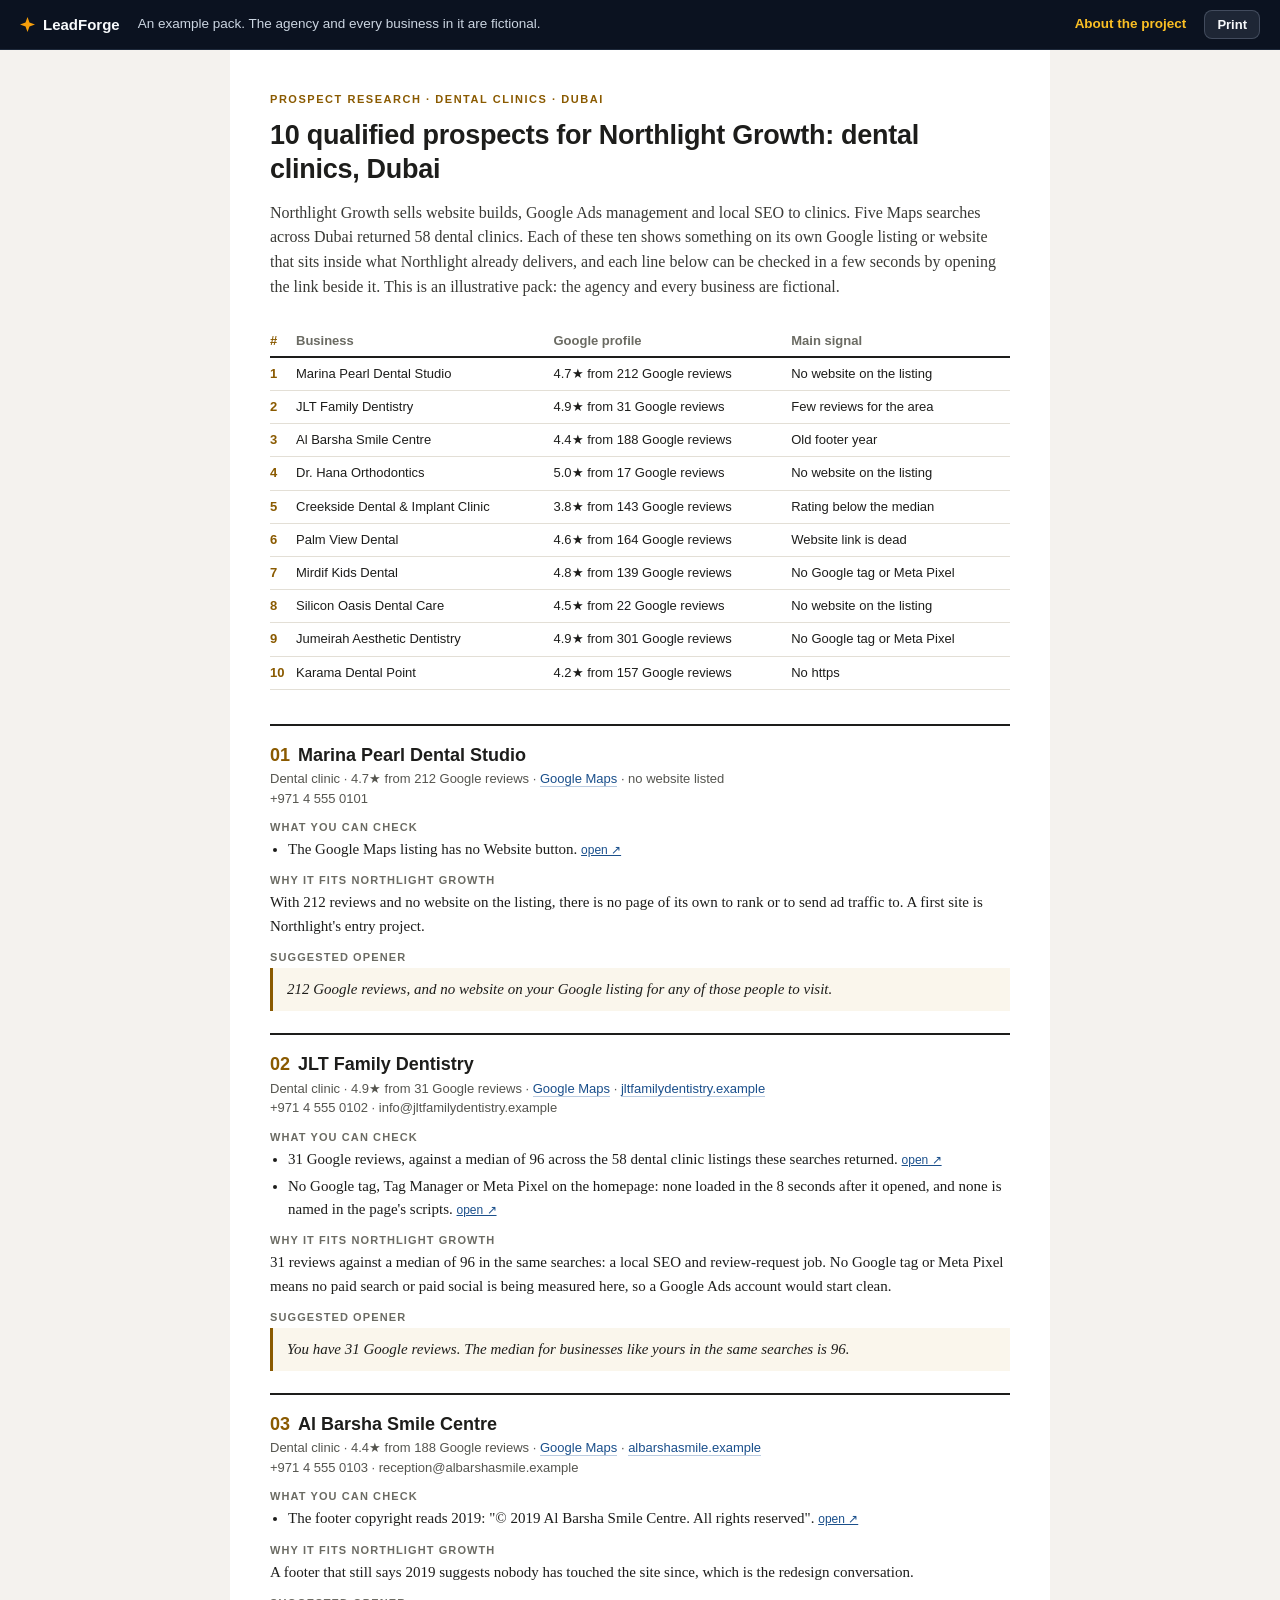
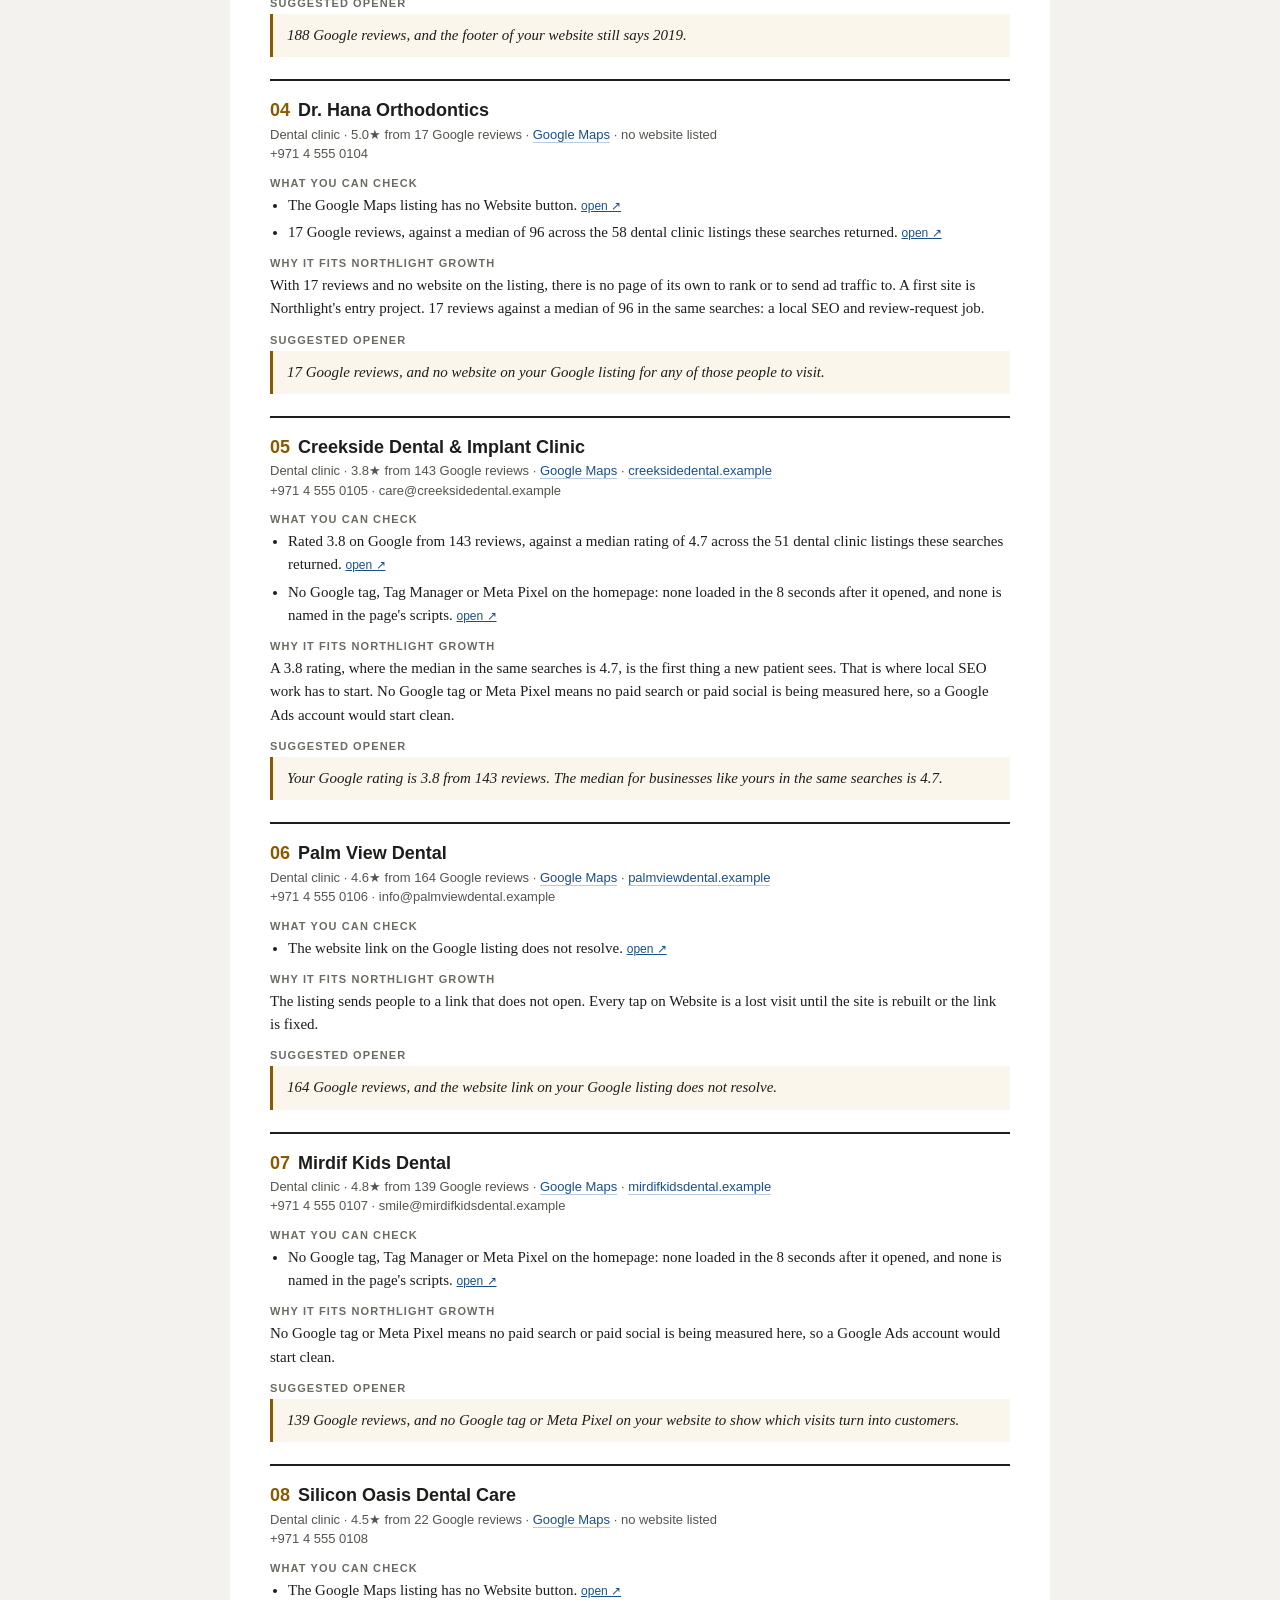
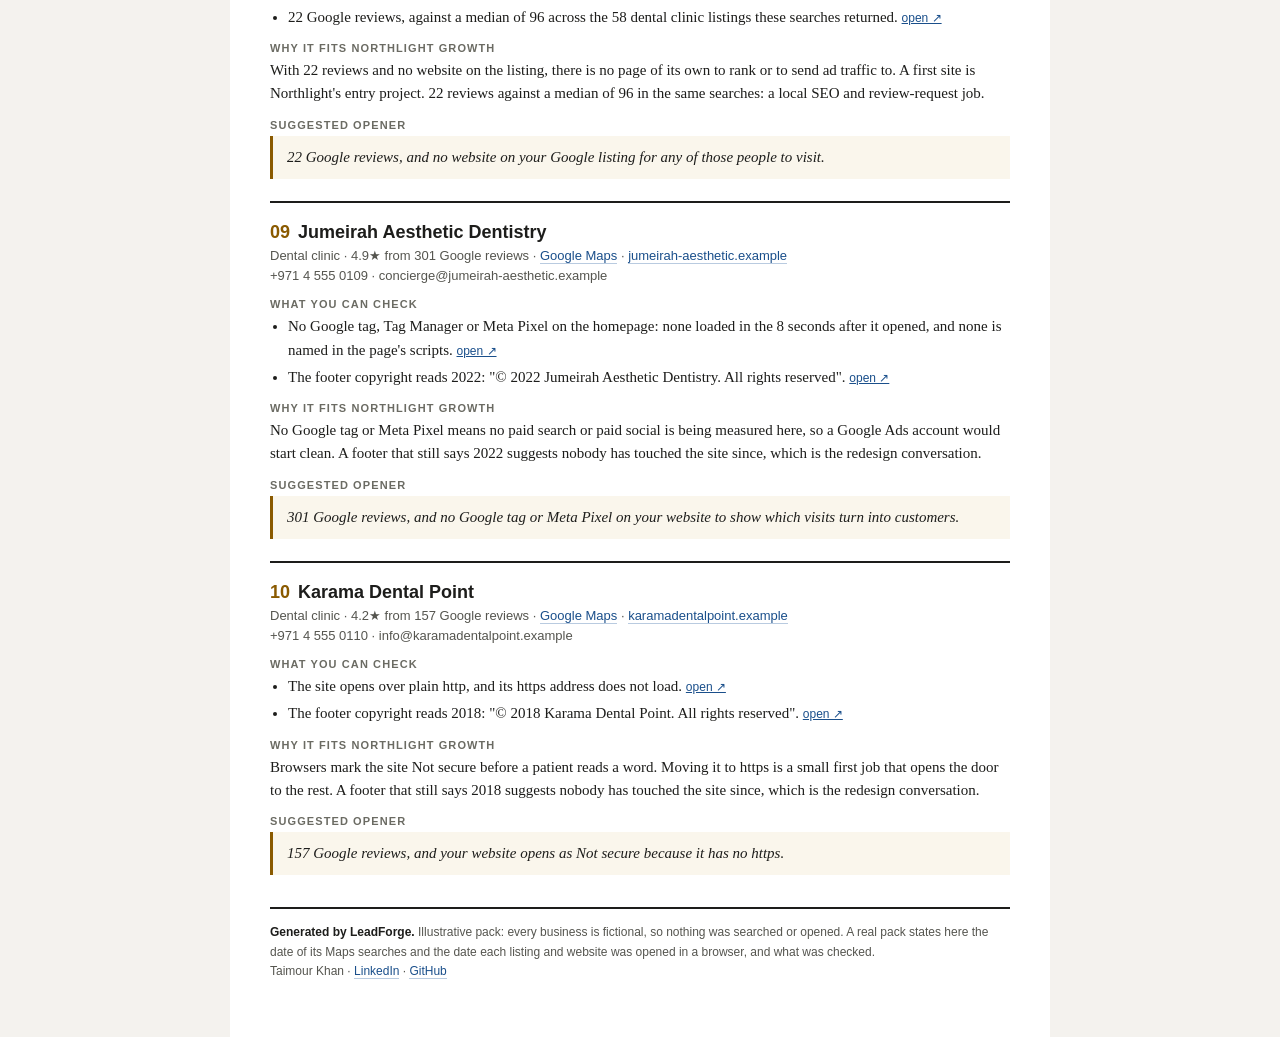
<file: pack.html>
<!doctype html><html lang=en><head><meta charset=utf-8><meta name=viewport content='width=device-width,initial-scale=1'><title>10 qualified prospects for Northlight Growth: dental clinics, Dubai</title><link rel="icon" href="favicon.svg" type="image/svg+xml"><meta name="description" content="An example LeadForge pack: ten fictional dental clinics in Dubai, each with what can be checked and the link to check it."><style>
*{box-sizing:border-box}
body{margin:0;background:#f4f2ee;color:#1d1d1b;font:15px/1.55 Georgia,'Times New Roman',serif}
.page{max-width:820px;margin:0 auto;padding:44px 40px 56px;background:#fff}
h1{font:700 27px/1.25 'Segoe UI',Helvetica,Arial,sans-serif;margin:0 0 6px;letter-spacing:-.01em}
.kicker{font:600 11px/1 'Segoe UI',Helvetica,Arial,sans-serif;letter-spacing:.14em;text-transform:uppercase;color:#8a5a00;margin-bottom:14px}
.lede{font-size:16px;color:#3a3a36;margin:14px 0 26px}
table{width:100%;border-collapse:collapse;font:13px/1.4 'Segoe UI',Helvetica,Arial,sans-serif;margin-bottom:34px}
th{text-align:left;font-weight:600;color:#6b6b63;border-bottom:2px solid #1d1d1b;padding:6px 8px 6px 0}
td{border-bottom:1px solid #e3dfd6;padding:7px 8px 7px 0;vertical-align:top}
td.n,th.n{width:26px;color:#8a5a00;font-weight:700}
td.r{white-space:nowrap}
.card{border-top:2px solid #1d1d1b;padding:18px 0 22px;break-inside:avoid;page-break-inside:avoid}
.card h2{font:700 18px/1.3 'Segoe UI',Helvetica,Arial,sans-serif;margin:0 0 2px}
.card h2 span{color:#8a5a00;margin-right:8px}
.meta{font:13px/1.5 'Segoe UI',Helvetica,Arial,sans-serif;color:#55554f;margin-bottom:12px}
.meta a{color:#1a4f8b;text-decoration:none;border-bottom:1px solid #b9cbe0}
.label{font:600 11px/1 'Segoe UI',Helvetica,Arial,sans-serif;letter-spacing:.1em;text-transform:uppercase;color:#6b6b63;margin:14px 0 5px}
ul{margin:0;padding-left:18px}
li{margin-bottom:4px}
li a{font:12px 'Segoe UI',Helvetica,Arial,sans-serif;color:#1a4f8b;white-space:nowrap}
p{margin:0}
.opener{background:#faf6ec;border-left:3px solid #8a5a00;padding:10px 14px;font-style:italic}
footer{border-top:2px solid #1d1d1b;margin-top:10px;padding-top:14px;font:12px/1.6 'Segoe UI',Helvetica,Arial,sans-serif;color:#55554f}
footer strong{color:#1d1d1b}
footer a{color:#1a4f8b;text-decoration:none;border-bottom:1px solid #b9cbe0}
@media print{body{background:#fff}.page{padding:0;max-width:none}a{color:inherit}}
@media (max-width:600px){.page{padding:26px 18px}td.c{display:none}}
</style></head><body><style>
.lf-bar{position:sticky;top:0;z-index:10;display:flex;align-items:center;gap:8px 18px;flex-wrap:wrap;padding:10px 20px;background:#0b1220;color:#cbd5e1;font:13.5px/1.4 'Segoe UI',Helvetica,Arial,sans-serif;border-bottom:1px solid #1e293b}
.lf-bar a{color:#fbbf24;text-decoration:none;font-weight:600}
.lf-bar a:hover{text-decoration:underline}
.lf-bar .lf-name{display:inline-flex;align-items:center;gap:8px;color:#f8fafc;font-weight:700;font-size:15px}
.lf-bar .lf-name svg{width:15px;height:15px;color:#f59e0b}
.lf-bar .lf-what{flex:1;min-width:220px}
.lf-bar button{font:600 13px 'Segoe UI',Helvetica,Arial,sans-serif;color:#f8fafc;background:rgba(148,163,184,.14);border:1px solid rgba(148,163,184,.3);border-radius:8px;padding:6px 12px;cursor:pointer}
.lf-bar button:hover{background:rgba(148,163,184,.24)}
.lf-toast{position:fixed;left:50%;bottom:24px;transform:translate(-50%,16px);width:max-content;max-width:min(460px,calc(100vw - 32px));padding:12px 16px;border-radius:12px;background:#0b1220;color:#e2e8f0;font:14px/1.5 'Segoe UI',Helvetica,Arial,sans-serif;box-shadow:0 18px 50px rgba(0,0,0,.35);opacity:0;pointer-events:none;transition:opacity .2s,transform .2s;z-index:20}
.lf-toast.on{opacity:1;transform:translate(-50%,0)}
.lf-embedded .lf-bar{display:none}
@media print{.lf-bar,.lf-toast{display:none}}
</style>
<div class="lf-bar">
  <a class="lf-name" href="./"><svg viewBox="0 0 34 34" aria-hidden="true"><path d="M17 0 L21.5 12.5 L34 17 L21.5 21.5 L17 34 L12.5 21.5 L0 17 L12.5 12.5 Z" fill="currentColor"/></svg>LeadForge</a>
  <span class="lf-what">An example pack. The agency and every business in it are fictional.</span>
  <a href="./">About the project</a>
  <button type="button" onclick="window.print()">Print</button>
</div>
<div class="lf-toast" role="status" aria-live="polite"></div>
<script>
(function () {
  var embedded = window.self !== window.top;
  if (embedded) document.documentElement.classList.add('lf-embedded');
  var toast = document.querySelector('.lf-toast'), timer;
  document.addEventListener('click', function (event) {
    var link = event.target.closest && event.target.closest('a[href]');
    if (!link) return;
    var host = '';
    try { host = new URL(link.href).hostname; } catch (error) { return; }
    if (/\.example$/.test(host)) {
      // Reserved .example names resolve nowhere. Say what the link does in a real pack instead.
      event.preventDefault();
      toast.textContent = host.indexOf('maps.') === 0
        ? 'In a real pack this opens the business’s Google Maps listing. This business is invented, so there is nothing to open.'
        : 'In a real pack this opens the business’s own website. This business is invented, so there is nothing to open.';
      toast.classList.add('on');
      clearTimeout(timer);
      timer = setTimeout(function () { toast.classList.remove('on'); }, 4200);
    } else if (embedded && host && host !== location.hostname) {
      link.target = '_blank';
      link.rel = 'noopener';
    }
  });
})();
</script>
<div class=page><div class=kicker>Prospect research · dental clinics · Dubai</div><h1>10 qualified prospects for Northlight Growth: dental clinics, Dubai</h1><p class=lede>Northlight Growth sells website builds, Google Ads management and local SEO to clinics. Five Maps searches across Dubai returned 58 dental clinics. Each of these ten shows something on its own Google listing or website that sits inside what Northlight already delivers, and each line below can be checked in a few seconds by opening the link beside it. This is an illustrative pack: the agency and every business are fictional.</p><table><thead><tr><th class=n>#</th><th>Business</th><th class=c>Google profile</th><th>Main signal</th></tr></thead><tbody><tr><td class=n>1</td><td>Marina Pearl Dental Studio</td><td class='r c'>4.7★ from 212 Google reviews</td><td>No website on the listing</td></tr><tr><td class=n>2</td><td>JLT Family Dentistry</td><td class='r c'>4.9★ from 31 Google reviews</td><td>Few reviews for the area</td></tr><tr><td class=n>3</td><td>Al Barsha Smile Centre</td><td class='r c'>4.4★ from 188 Google reviews</td><td>Old footer year</td></tr><tr><td class=n>4</td><td>Dr. Hana Orthodontics</td><td class='r c'>5.0★ from 17 Google reviews</td><td>No website on the listing</td></tr><tr><td class=n>5</td><td>Creekside Dental &amp; Implant Clinic</td><td class='r c'>3.8★ from 143 Google reviews</td><td>Rating below the median</td></tr><tr><td class=n>6</td><td>Palm View Dental</td><td class='r c'>4.6★ from 164 Google reviews</td><td>Website link is dead</td></tr><tr><td class=n>7</td><td>Mirdif Kids Dental</td><td class='r c'>4.8★ from 139 Google reviews</td><td>No Google tag or Meta Pixel</td></tr><tr><td class=n>8</td><td>Silicon Oasis Dental Care</td><td class='r c'>4.5★ from 22 Google reviews</td><td>No website on the listing</td></tr><tr><td class=n>9</td><td>Jumeirah Aesthetic Dentistry</td><td class='r c'>4.9★ from 301 Google reviews</td><td>No Google tag or Meta Pixel</td></tr><tr><td class=n>10</td><td>Karama Dental Point</td><td class='r c'>4.2★ from 157 Google reviews</td><td>No https</td></tr></tbody></table><section class=card><h2><span>01</span>Marina Pearl Dental Studio</h2><div class=meta>Dental clinic · 4.7★ from 212 Google reviews · <a href='https://maps.example/place/EXAMPLE01'>Google Maps</a> · no website listed<br>+971 4 555 0101</div><div class=label>What you can check</div><ul><li>The Google Maps listing has no Website button. <a href='https://maps.example/place/EXAMPLE01'>open ↗</a></li></ul><div class=label>Why it fits Northlight Growth</div><p>With 212 reviews and no website on the listing, there is no page of its own to rank or to send ad traffic to. A first site is Northlight&#x27;s entry project.</p><div class=label>Suggested opener</div><p class=opener>212 Google reviews, and no website on your Google listing for any of those people to visit.</p></section><section class=card><h2><span>02</span>JLT Family Dentistry</h2><div class=meta>Dental clinic · 4.9★ from 31 Google reviews · <a href='https://maps.example/place/EXAMPLE02'>Google Maps</a> · <a href='https://jltfamilydentistry.example/'>jltfamilydentistry.example</a><br>+971 4 555 0102 · info@jltfamilydentistry.example</div><div class=label>What you can check</div><ul><li>31 Google reviews, against a median of 96 across the 58 dental clinic listings these searches returned. <a href='https://maps.example/place/EXAMPLE02'>open ↗</a></li><li>No Google tag, Tag Manager or Meta Pixel on the homepage: none loaded in the 8 seconds after it opened, and none is named in the page&#x27;s scripts. <a href='https://jltfamilydentistry.example/'>open ↗</a></li></ul><div class=label>Why it fits Northlight Growth</div><p>31 reviews against a median of 96 in the same searches: a local SEO and review-request job. No Google tag or Meta Pixel means no paid search or paid social is being measured here, so a Google Ads account would start clean.</p><div class=label>Suggested opener</div><p class=opener>You have 31 Google reviews. The median for businesses like yours in the same searches is 96.</p></section><section class=card><h2><span>03</span>Al Barsha Smile Centre</h2><div class=meta>Dental clinic · 4.4★ from 188 Google reviews · <a href='https://maps.example/place/EXAMPLE03'>Google Maps</a> · <a href='https://albarshasmile.example/'>albarshasmile.example</a><br>+971 4 555 0103 · reception@albarshasmile.example</div><div class=label>What you can check</div><ul><li>The footer copyright reads 2019: &quot;© 2019 Al Barsha Smile Centre. All rights reserved&quot;. <a href='https://albarshasmile.example/'>open ↗</a></li></ul><div class=label>Why it fits Northlight Growth</div><p>A footer that still says 2019 suggests nobody has touched the site since, which is the redesign conversation.</p><div class=label>Suggested opener</div><p class=opener>188 Google reviews, and the footer of your website still says 2019.</p></section><section class=card><h2><span>04</span>Dr. Hana Orthodontics</h2><div class=meta>Dental clinic · 5.0★ from 17 Google reviews · <a href='https://maps.example/place/EXAMPLE04'>Google Maps</a> · no website listed<br>+971 4 555 0104</div><div class=label>What you can check</div><ul><li>The Google Maps listing has no Website button. <a href='https://maps.example/place/EXAMPLE04'>open ↗</a></li><li>17 Google reviews, against a median of 96 across the 58 dental clinic listings these searches returned. <a href='https://maps.example/place/EXAMPLE04'>open ↗</a></li></ul><div class=label>Why it fits Northlight Growth</div><p>With 17 reviews and no website on the listing, there is no page of its own to rank or to send ad traffic to. A first site is Northlight&#x27;s entry project. 17 reviews against a median of 96 in the same searches: a local SEO and review-request job.</p><div class=label>Suggested opener</div><p class=opener>17 Google reviews, and no website on your Google listing for any of those people to visit.</p></section><section class=card><h2><span>05</span>Creekside Dental &amp; Implant Clinic</h2><div class=meta>Dental clinic · 3.8★ from 143 Google reviews · <a href='https://maps.example/place/EXAMPLE05'>Google Maps</a> · <a href='https://creeksidedental.example/'>creeksidedental.example</a><br>+971 4 555 0105 · care@creeksidedental.example</div><div class=label>What you can check</div><ul><li>Rated 3.8 on Google from 143 reviews, against a median rating of 4.7 across the 51 dental clinic listings these searches returned. <a href='https://maps.example/place/EXAMPLE05'>open ↗</a></li><li>No Google tag, Tag Manager or Meta Pixel on the homepage: none loaded in the 8 seconds after it opened, and none is named in the page&#x27;s scripts. <a href='https://creeksidedental.example/'>open ↗</a></li></ul><div class=label>Why it fits Northlight Growth</div><p>A 3.8 rating, where the median in the same searches is 4.7, is the first thing a new patient sees. That is where local SEO work has to start. No Google tag or Meta Pixel means no paid search or paid social is being measured here, so a Google Ads account would start clean.</p><div class=label>Suggested opener</div><p class=opener>Your Google rating is 3.8 from 143 reviews. The median for businesses like yours in the same searches is 4.7.</p></section><section class=card><h2><span>06</span>Palm View Dental</h2><div class=meta>Dental clinic · 4.6★ from 164 Google reviews · <a href='https://maps.example/place/EXAMPLE06'>Google Maps</a> · <a href='https://palmviewdental.example/'>palmviewdental.example</a><br>+971 4 555 0106 · info@palmviewdental.example</div><div class=label>What you can check</div><ul><li>The website link on the Google listing does not resolve. <a href='https://maps.example/place/EXAMPLE06'>open ↗</a></li></ul><div class=label>Why it fits Northlight Growth</div><p>The listing sends people to a link that does not open. Every tap on Website is a lost visit until the site is rebuilt or the link is fixed.</p><div class=label>Suggested opener</div><p class=opener>164 Google reviews, and the website link on your Google listing does not resolve.</p></section><section class=card><h2><span>07</span>Mirdif Kids Dental</h2><div class=meta>Dental clinic · 4.8★ from 139 Google reviews · <a href='https://maps.example/place/EXAMPLE07'>Google Maps</a> · <a href='https://mirdifkidsdental.example/'>mirdifkidsdental.example</a><br>+971 4 555 0107 · smile@mirdifkidsdental.example</div><div class=label>What you can check</div><ul><li>No Google tag, Tag Manager or Meta Pixel on the homepage: none loaded in the 8 seconds after it opened, and none is named in the page&#x27;s scripts. <a href='https://mirdifkidsdental.example/'>open ↗</a></li></ul><div class=label>Why it fits Northlight Growth</div><p>No Google tag or Meta Pixel means no paid search or paid social is being measured here, so a Google Ads account would start clean.</p><div class=label>Suggested opener</div><p class=opener>139 Google reviews, and no Google tag or Meta Pixel on your website to show which visits turn into customers.</p></section><section class=card><h2><span>08</span>Silicon Oasis Dental Care</h2><div class=meta>Dental clinic · 4.5★ from 22 Google reviews · <a href='https://maps.example/place/EXAMPLE08'>Google Maps</a> · no website listed<br>+971 4 555 0108</div><div class=label>What you can check</div><ul><li>The Google Maps listing has no Website button. <a href='https://maps.example/place/EXAMPLE08'>open ↗</a></li><li>22 Google reviews, against a median of 96 across the 58 dental clinic listings these searches returned. <a href='https://maps.example/place/EXAMPLE08'>open ↗</a></li></ul><div class=label>Why it fits Northlight Growth</div><p>With 22 reviews and no website on the listing, there is no page of its own to rank or to send ad traffic to. A first site is Northlight&#x27;s entry project. 22 reviews against a median of 96 in the same searches: a local SEO and review-request job.</p><div class=label>Suggested opener</div><p class=opener>22 Google reviews, and no website on your Google listing for any of those people to visit.</p></section><section class=card><h2><span>09</span>Jumeirah Aesthetic Dentistry</h2><div class=meta>Dental clinic · 4.9★ from 301 Google reviews · <a href='https://maps.example/place/EXAMPLE09'>Google Maps</a> · <a href='https://jumeirah-aesthetic.example/'>jumeirah-aesthetic.example</a><br>+971 4 555 0109 · concierge@jumeirah-aesthetic.example</div><div class=label>What you can check</div><ul><li>No Google tag, Tag Manager or Meta Pixel on the homepage: none loaded in the 8 seconds after it opened, and none is named in the page&#x27;s scripts. <a href='https://jumeirah-aesthetic.example/'>open ↗</a></li><li>The footer copyright reads 2022: &quot;© 2022 Jumeirah Aesthetic Dentistry. All rights reserved&quot;. <a href='https://jumeirah-aesthetic.example/'>open ↗</a></li></ul><div class=label>Why it fits Northlight Growth</div><p>No Google tag or Meta Pixel means no paid search or paid social is being measured here, so a Google Ads account would start clean. A footer that still says 2022 suggests nobody has touched the site since, which is the redesign conversation.</p><div class=label>Suggested opener</div><p class=opener>301 Google reviews, and no Google tag or Meta Pixel on your website to show which visits turn into customers.</p></section><section class=card><h2><span>10</span>Karama Dental Point</h2><div class=meta>Dental clinic · 4.2★ from 157 Google reviews · <a href='https://maps.example/place/EXAMPLE10'>Google Maps</a> · <a href='http://karamadentalpoint.example/'>karamadentalpoint.example</a><br>+971 4 555 0110 · info@karamadentalpoint.example</div><div class=label>What you can check</div><ul><li>The site opens over plain http, and its https address does not load. <a href='https://karamadentalpoint.example/'>open ↗</a></li><li>The footer copyright reads 2018: &quot;© 2018 Karama Dental Point. All rights reserved&quot;. <a href='http://karamadentalpoint.example/'>open ↗</a></li></ul><div class=label>Why it fits Northlight Growth</div><p>Browsers mark the site Not secure before a patient reads a word. Moving it to https is a small first job that opens the door to the rest. A footer that still says 2018 suggests nobody has touched the site since, which is the redesign conversation.</p><div class=label>Suggested opener</div><p class=opener>157 Google reviews, and your website opens as Not secure because it has no https.</p></section><footer><strong>Generated by LeadForge.</strong> Illustrative pack: every business is fictional, so nothing was searched or opened. A real pack states here the date of its Maps searches and the date each listing and website was opened in a browser, and what was checked.<br>Taimour Khan · <a href="https://www.linkedin.com/in/taimour-khan-869476382">LinkedIn</a> · <a href="https://github.com/TaimourKhan2132">GitHub</a></footer></div></body></html>
</file>
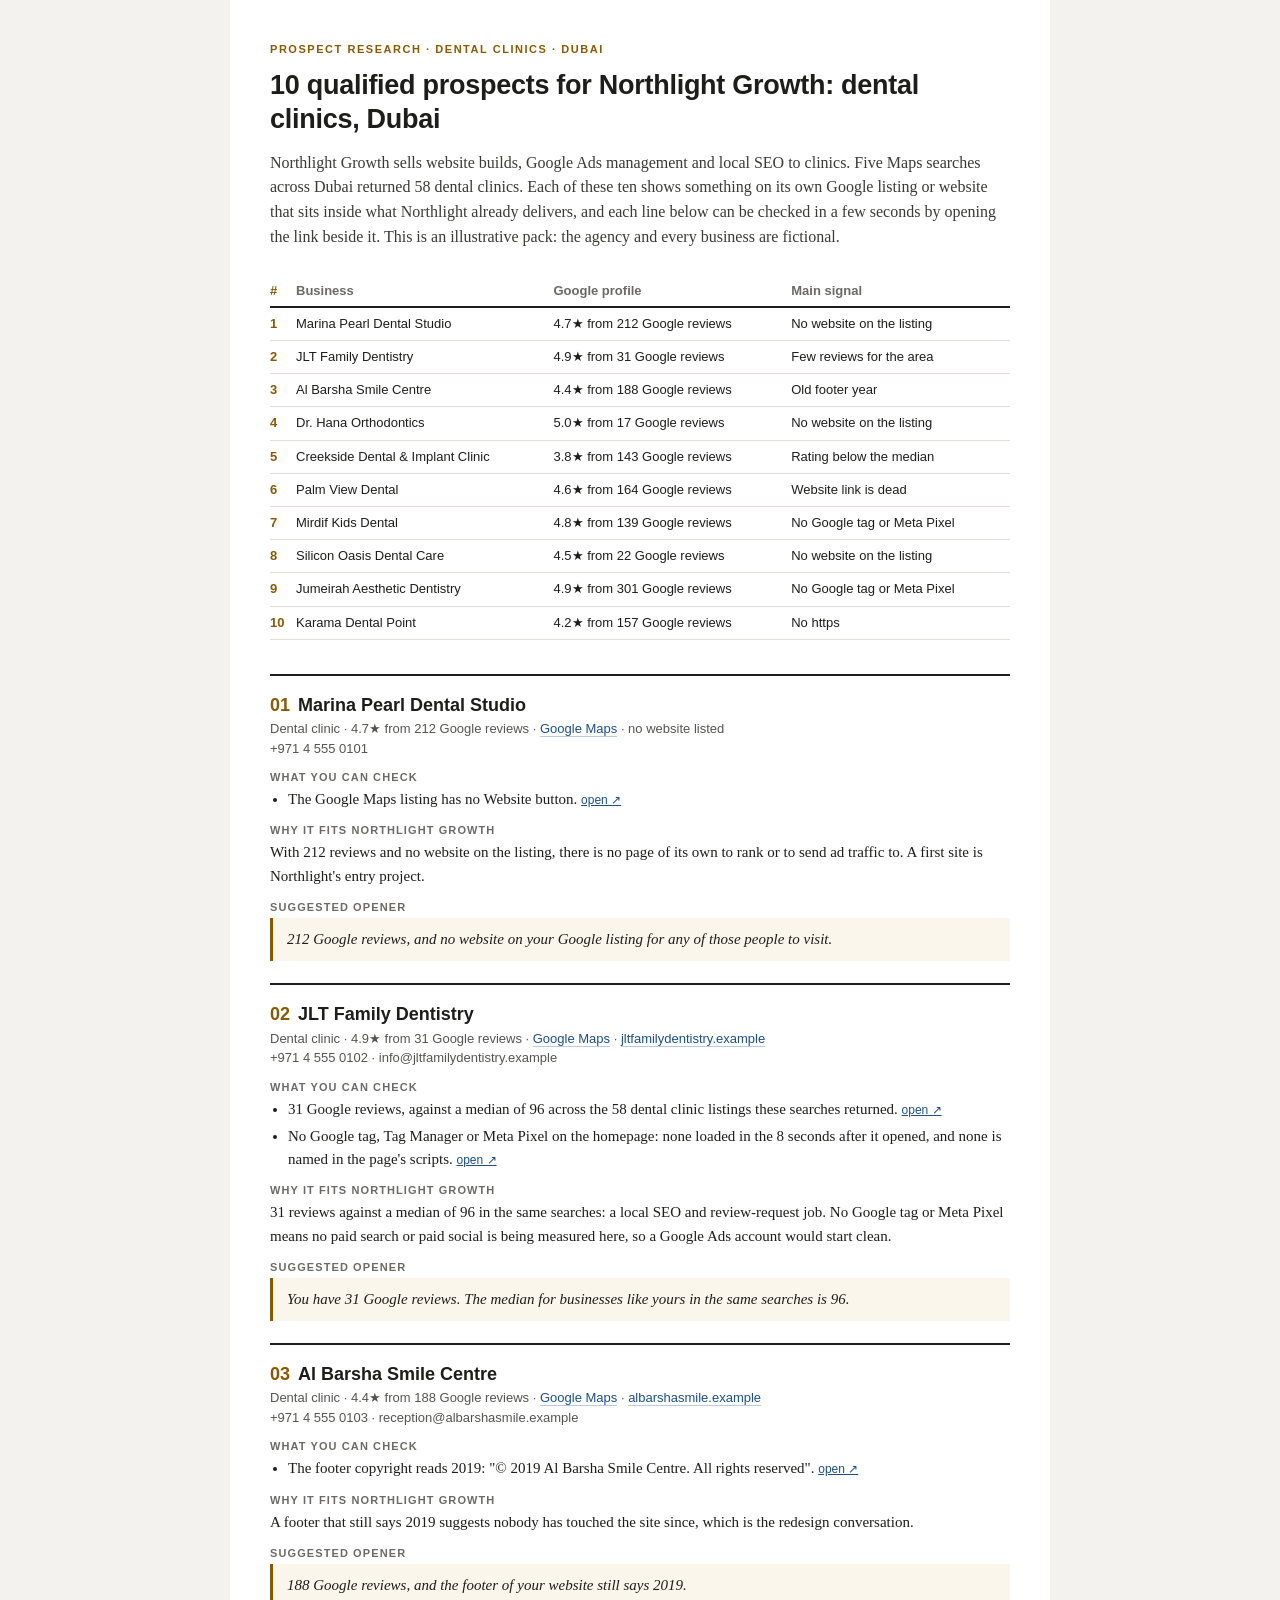
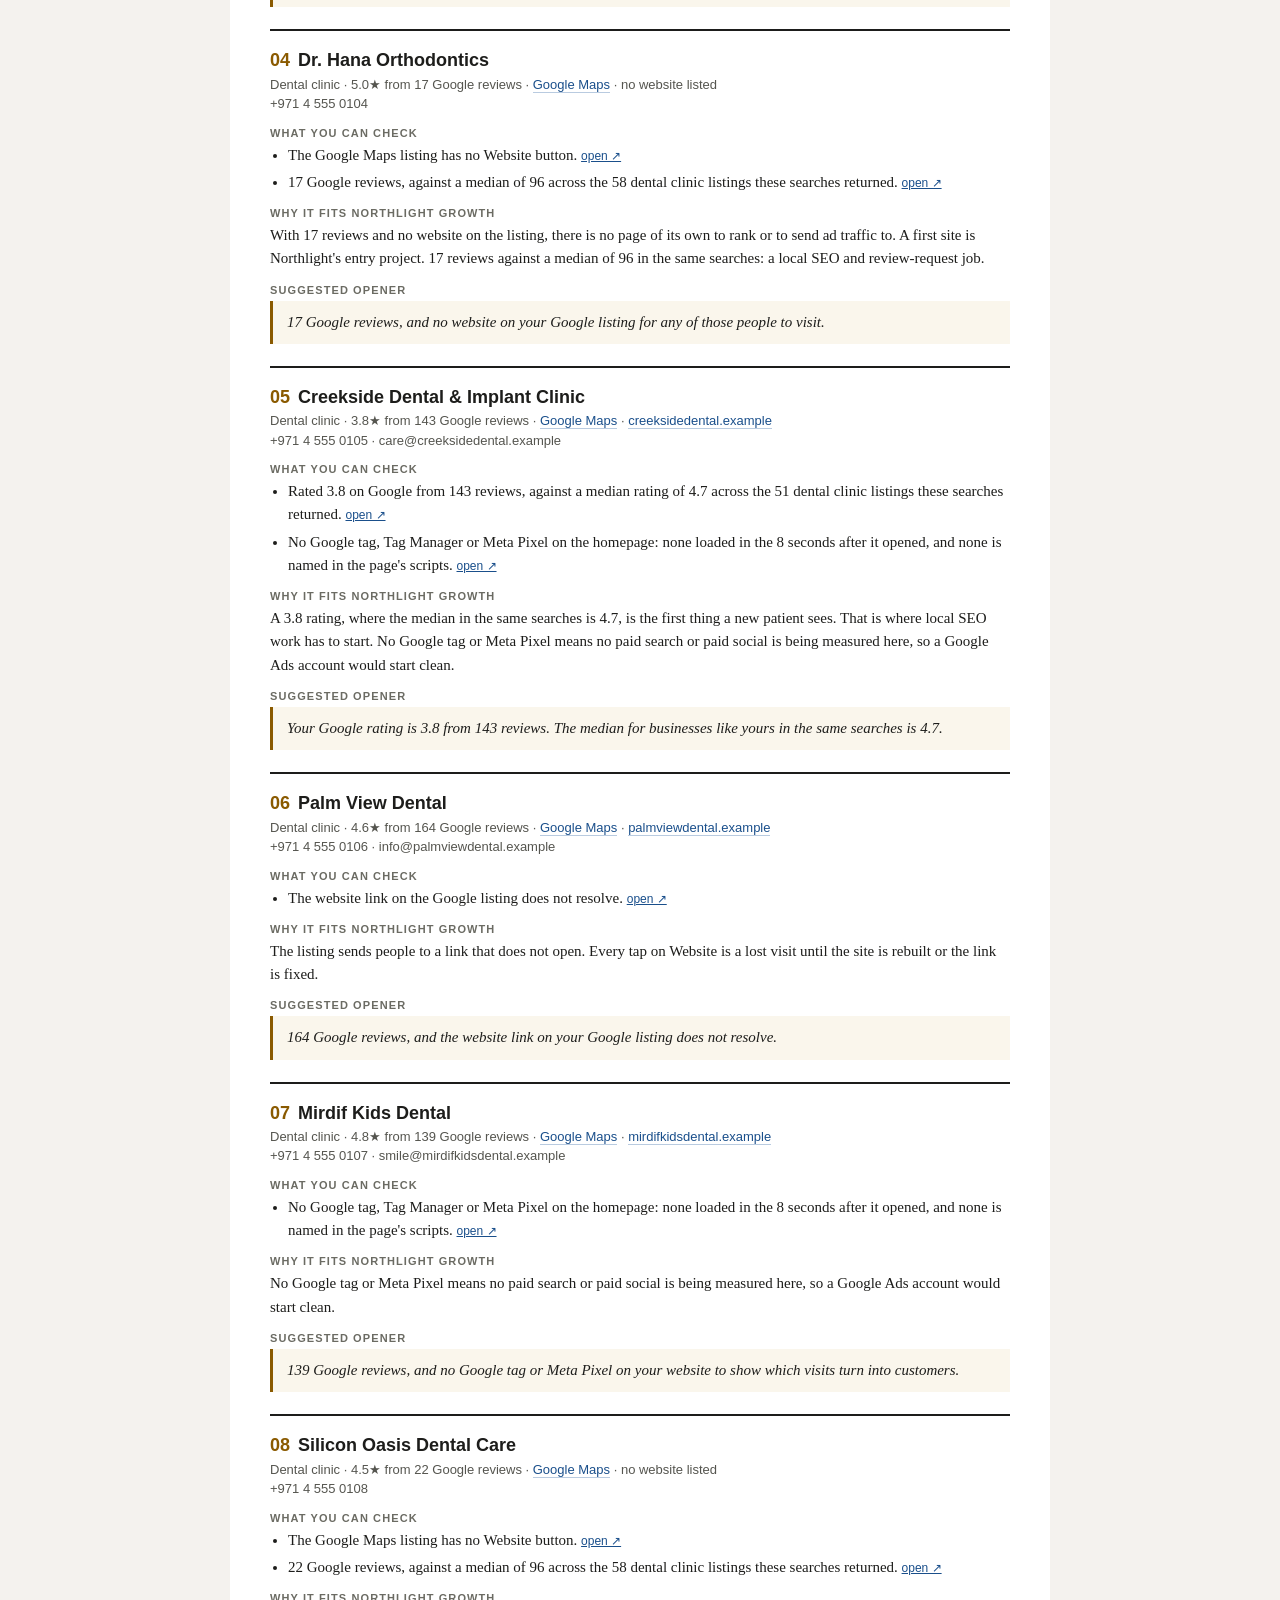
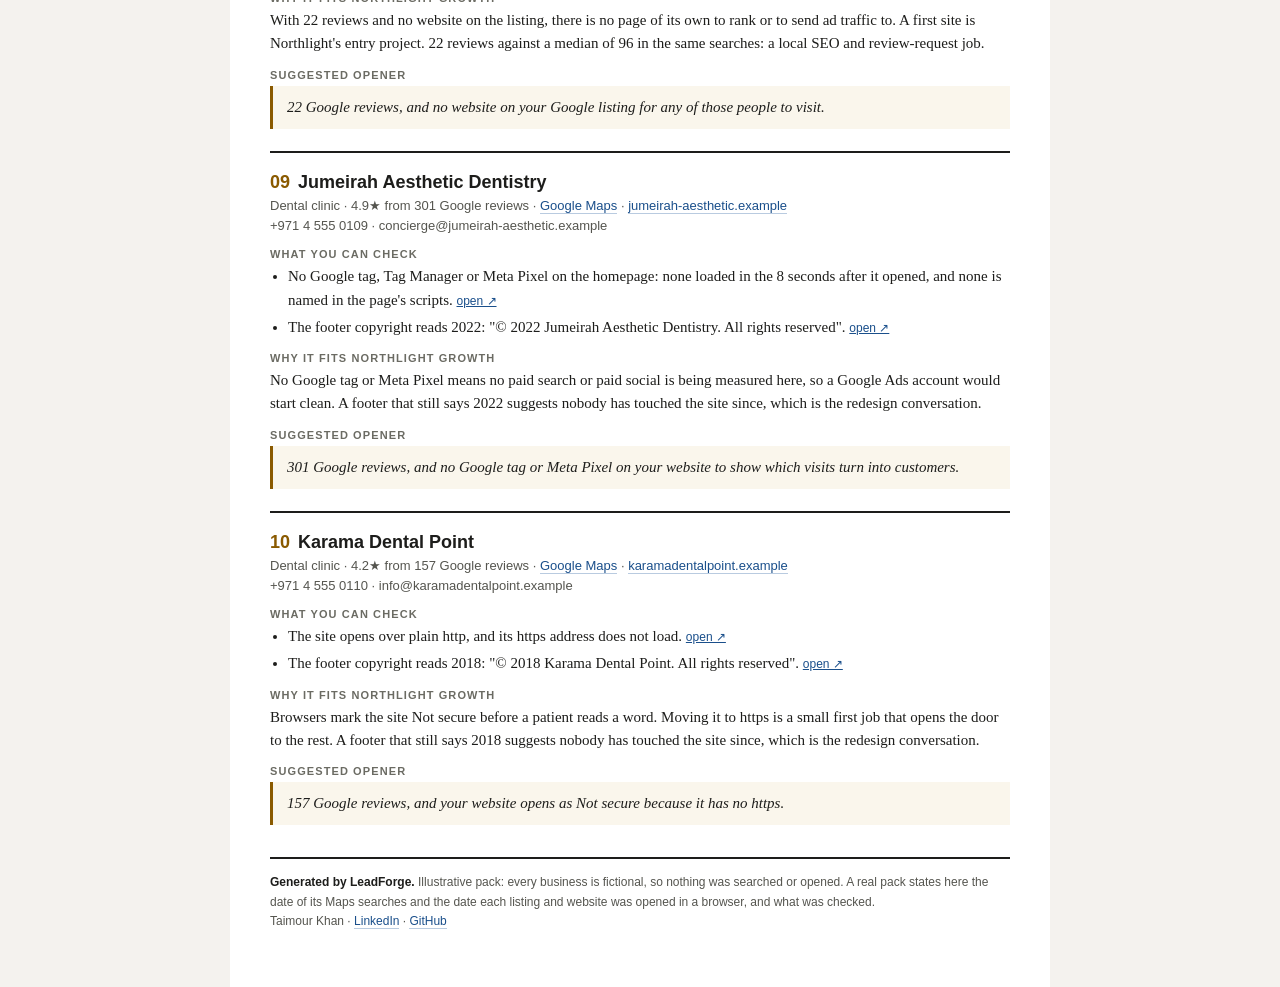
<file: examples/northlight-growth.example.html>
<!doctype html><html lang=en><head><meta charset=utf-8><meta name=viewport content='width=device-width,initial-scale=1'><title>10 qualified prospects for Northlight Growth: dental clinics, Dubai</title><style>
*{box-sizing:border-box}
body{margin:0;background:#f4f2ee;color:#1d1d1b;font:15px/1.55 Georgia,'Times New Roman',serif}
.page{max-width:820px;margin:0 auto;padding:44px 40px 56px;background:#fff}
h1{font:700 27px/1.25 'Segoe UI',Helvetica,Arial,sans-serif;margin:0 0 6px;letter-spacing:-.01em}
.kicker{font:600 11px/1 'Segoe UI',Helvetica,Arial,sans-serif;letter-spacing:.14em;text-transform:uppercase;color:#8a5a00;margin-bottom:14px}
.lede{font-size:16px;color:#3a3a36;margin:14px 0 26px}
table{width:100%;border-collapse:collapse;font:13px/1.4 'Segoe UI',Helvetica,Arial,sans-serif;margin-bottom:34px}
th{text-align:left;font-weight:600;color:#6b6b63;border-bottom:2px solid #1d1d1b;padding:6px 8px 6px 0}
td{border-bottom:1px solid #e3dfd6;padding:7px 8px 7px 0;vertical-align:top}
td.n,th.n{width:26px;color:#8a5a00;font-weight:700}
td.r{white-space:nowrap}
.card{border-top:2px solid #1d1d1b;padding:18px 0 22px;break-inside:avoid;page-break-inside:avoid}
.card h2{font:700 18px/1.3 'Segoe UI',Helvetica,Arial,sans-serif;margin:0 0 2px}
.card h2 span{color:#8a5a00;margin-right:8px}
.meta{font:13px/1.5 'Segoe UI',Helvetica,Arial,sans-serif;color:#55554f;margin-bottom:12px}
.meta a{color:#1a4f8b;text-decoration:none;border-bottom:1px solid #b9cbe0}
.label{font:600 11px/1 'Segoe UI',Helvetica,Arial,sans-serif;letter-spacing:.1em;text-transform:uppercase;color:#6b6b63;margin:14px 0 5px}
ul{margin:0;padding-left:18px}
li{margin-bottom:4px}
li a{font:12px 'Segoe UI',Helvetica,Arial,sans-serif;color:#1a4f8b;white-space:nowrap}
p{margin:0}
.opener{background:#faf6ec;border-left:3px solid #8a5a00;padding:10px 14px;font-style:italic}
footer{border-top:2px solid #1d1d1b;margin-top:10px;padding-top:14px;font:12px/1.6 'Segoe UI',Helvetica,Arial,sans-serif;color:#55554f}
footer strong{color:#1d1d1b}
footer a{color:#1a4f8b;text-decoration:none;border-bottom:1px solid #b9cbe0}
@media print{body{background:#fff}.page{padding:0;max-width:none}a{color:inherit}}
@media (max-width:600px){.page{padding:26px 18px}td.c{display:none}}
</style></head><body><div class=page><div class=kicker>Prospect research · dental clinics · Dubai</div><h1>10 qualified prospects for Northlight Growth: dental clinics, Dubai</h1><p class=lede>Northlight Growth sells website builds, Google Ads management and local SEO to clinics. Five Maps searches across Dubai returned 58 dental clinics. Each of these ten shows something on its own Google listing or website that sits inside what Northlight already delivers, and each line below can be checked in a few seconds by opening the link beside it. This is an illustrative pack: the agency and every business are fictional.</p><table><thead><tr><th class=n>#</th><th>Business</th><th class=c>Google profile</th><th>Main signal</th></tr></thead><tbody><tr><td class=n>1</td><td>Marina Pearl Dental Studio</td><td class='r c'>4.7★ from 212 Google reviews</td><td>No website on the listing</td></tr><tr><td class=n>2</td><td>JLT Family Dentistry</td><td class='r c'>4.9★ from 31 Google reviews</td><td>Few reviews for the area</td></tr><tr><td class=n>3</td><td>Al Barsha Smile Centre</td><td class='r c'>4.4★ from 188 Google reviews</td><td>Old footer year</td></tr><tr><td class=n>4</td><td>Dr. Hana Orthodontics</td><td class='r c'>5.0★ from 17 Google reviews</td><td>No website on the listing</td></tr><tr><td class=n>5</td><td>Creekside Dental &amp; Implant Clinic</td><td class='r c'>3.8★ from 143 Google reviews</td><td>Rating below the median</td></tr><tr><td class=n>6</td><td>Palm View Dental</td><td class='r c'>4.6★ from 164 Google reviews</td><td>Website link is dead</td></tr><tr><td class=n>7</td><td>Mirdif Kids Dental</td><td class='r c'>4.8★ from 139 Google reviews</td><td>No Google tag or Meta Pixel</td></tr><tr><td class=n>8</td><td>Silicon Oasis Dental Care</td><td class='r c'>4.5★ from 22 Google reviews</td><td>No website on the listing</td></tr><tr><td class=n>9</td><td>Jumeirah Aesthetic Dentistry</td><td class='r c'>4.9★ from 301 Google reviews</td><td>No Google tag or Meta Pixel</td></tr><tr><td class=n>10</td><td>Karama Dental Point</td><td class='r c'>4.2★ from 157 Google reviews</td><td>No https</td></tr></tbody></table><section class=card><h2><span>01</span>Marina Pearl Dental Studio</h2><div class=meta>Dental clinic · 4.7★ from 212 Google reviews · <a href='https://maps.example/place/EXAMPLE01'>Google Maps</a> · no website listed<br>+971 4 555 0101</div><div class=label>What you can check</div><ul><li>The Google Maps listing has no Website button. <a href='https://maps.example/place/EXAMPLE01'>open ↗</a></li></ul><div class=label>Why it fits Northlight Growth</div><p>With 212 reviews and no website on the listing, there is no page of its own to rank or to send ad traffic to. A first site is Northlight&#x27;s entry project.</p><div class=label>Suggested opener</div><p class=opener>212 Google reviews, and no website on your Google listing for any of those people to visit.</p></section><section class=card><h2><span>02</span>JLT Family Dentistry</h2><div class=meta>Dental clinic · 4.9★ from 31 Google reviews · <a href='https://maps.example/place/EXAMPLE02'>Google Maps</a> · <a href='https://jltfamilydentistry.example/'>jltfamilydentistry.example</a><br>+971 4 555 0102 · info@jltfamilydentistry.example</div><div class=label>What you can check</div><ul><li>31 Google reviews, against a median of 96 across the 58 dental clinic listings these searches returned. <a href='https://maps.example/place/EXAMPLE02'>open ↗</a></li><li>No Google tag, Tag Manager or Meta Pixel on the homepage: none loaded in the 8 seconds after it opened, and none is named in the page&#x27;s scripts. <a href='https://jltfamilydentistry.example/'>open ↗</a></li></ul><div class=label>Why it fits Northlight Growth</div><p>31 reviews against a median of 96 in the same searches: a local SEO and review-request job. No Google tag or Meta Pixel means no paid search or paid social is being measured here, so a Google Ads account would start clean.</p><div class=label>Suggested opener</div><p class=opener>You have 31 Google reviews. The median for businesses like yours in the same searches is 96.</p></section><section class=card><h2><span>03</span>Al Barsha Smile Centre</h2><div class=meta>Dental clinic · 4.4★ from 188 Google reviews · <a href='https://maps.example/place/EXAMPLE03'>Google Maps</a> · <a href='https://albarshasmile.example/'>albarshasmile.example</a><br>+971 4 555 0103 · reception@albarshasmile.example</div><div class=label>What you can check</div><ul><li>The footer copyright reads 2019: &quot;© 2019 Al Barsha Smile Centre. All rights reserved&quot;. <a href='https://albarshasmile.example/'>open ↗</a></li></ul><div class=label>Why it fits Northlight Growth</div><p>A footer that still says 2019 suggests nobody has touched the site since, which is the redesign conversation.</p><div class=label>Suggested opener</div><p class=opener>188 Google reviews, and the footer of your website still says 2019.</p></section><section class=card><h2><span>04</span>Dr. Hana Orthodontics</h2><div class=meta>Dental clinic · 5.0★ from 17 Google reviews · <a href='https://maps.example/place/EXAMPLE04'>Google Maps</a> · no website listed<br>+971 4 555 0104</div><div class=label>What you can check</div><ul><li>The Google Maps listing has no Website button. <a href='https://maps.example/place/EXAMPLE04'>open ↗</a></li><li>17 Google reviews, against a median of 96 across the 58 dental clinic listings these searches returned. <a href='https://maps.example/place/EXAMPLE04'>open ↗</a></li></ul><div class=label>Why it fits Northlight Growth</div><p>With 17 reviews and no website on the listing, there is no page of its own to rank or to send ad traffic to. A first site is Northlight&#x27;s entry project. 17 reviews against a median of 96 in the same searches: a local SEO and review-request job.</p><div class=label>Suggested opener</div><p class=opener>17 Google reviews, and no website on your Google listing for any of those people to visit.</p></section><section class=card><h2><span>05</span>Creekside Dental &amp; Implant Clinic</h2><div class=meta>Dental clinic · 3.8★ from 143 Google reviews · <a href='https://maps.example/place/EXAMPLE05'>Google Maps</a> · <a href='https://creeksidedental.example/'>creeksidedental.example</a><br>+971 4 555 0105 · care@creeksidedental.example</div><div class=label>What you can check</div><ul><li>Rated 3.8 on Google from 143 reviews, against a median rating of 4.7 across the 51 dental clinic listings these searches returned. <a href='https://maps.example/place/EXAMPLE05'>open ↗</a></li><li>No Google tag, Tag Manager or Meta Pixel on the homepage: none loaded in the 8 seconds after it opened, and none is named in the page&#x27;s scripts. <a href='https://creeksidedental.example/'>open ↗</a></li></ul><div class=label>Why it fits Northlight Growth</div><p>A 3.8 rating, where the median in the same searches is 4.7, is the first thing a new patient sees. That is where local SEO work has to start. No Google tag or Meta Pixel means no paid search or paid social is being measured here, so a Google Ads account would start clean.</p><div class=label>Suggested opener</div><p class=opener>Your Google rating is 3.8 from 143 reviews. The median for businesses like yours in the same searches is 4.7.</p></section><section class=card><h2><span>06</span>Palm View Dental</h2><div class=meta>Dental clinic · 4.6★ from 164 Google reviews · <a href='https://maps.example/place/EXAMPLE06'>Google Maps</a> · <a href='https://palmviewdental.example/'>palmviewdental.example</a><br>+971 4 555 0106 · info@palmviewdental.example</div><div class=label>What you can check</div><ul><li>The website link on the Google listing does not resolve. <a href='https://maps.example/place/EXAMPLE06'>open ↗</a></li></ul><div class=label>Why it fits Northlight Growth</div><p>The listing sends people to a link that does not open. Every tap on Website is a lost visit until the site is rebuilt or the link is fixed.</p><div class=label>Suggested opener</div><p class=opener>164 Google reviews, and the website link on your Google listing does not resolve.</p></section><section class=card><h2><span>07</span>Mirdif Kids Dental</h2><div class=meta>Dental clinic · 4.8★ from 139 Google reviews · <a href='https://maps.example/place/EXAMPLE07'>Google Maps</a> · <a href='https://mirdifkidsdental.example/'>mirdifkidsdental.example</a><br>+971 4 555 0107 · smile@mirdifkidsdental.example</div><div class=label>What you can check</div><ul><li>No Google tag, Tag Manager or Meta Pixel on the homepage: none loaded in the 8 seconds after it opened, and none is named in the page&#x27;s scripts. <a href='https://mirdifkidsdental.example/'>open ↗</a></li></ul><div class=label>Why it fits Northlight Growth</div><p>No Google tag or Meta Pixel means no paid search or paid social is being measured here, so a Google Ads account would start clean.</p><div class=label>Suggested opener</div><p class=opener>139 Google reviews, and no Google tag or Meta Pixel on your website to show which visits turn into customers.</p></section><section class=card><h2><span>08</span>Silicon Oasis Dental Care</h2><div class=meta>Dental clinic · 4.5★ from 22 Google reviews · <a href='https://maps.example/place/EXAMPLE08'>Google Maps</a> · no website listed<br>+971 4 555 0108</div><div class=label>What you can check</div><ul><li>The Google Maps listing has no Website button. <a href='https://maps.example/place/EXAMPLE08'>open ↗</a></li><li>22 Google reviews, against a median of 96 across the 58 dental clinic listings these searches returned. <a href='https://maps.example/place/EXAMPLE08'>open ↗</a></li></ul><div class=label>Why it fits Northlight Growth</div><p>With 22 reviews and no website on the listing, there is no page of its own to rank or to send ad traffic to. A first site is Northlight&#x27;s entry project. 22 reviews against a median of 96 in the same searches: a local SEO and review-request job.</p><div class=label>Suggested opener</div><p class=opener>22 Google reviews, and no website on your Google listing for any of those people to visit.</p></section><section class=card><h2><span>09</span>Jumeirah Aesthetic Dentistry</h2><div class=meta>Dental clinic · 4.9★ from 301 Google reviews · <a href='https://maps.example/place/EXAMPLE09'>Google Maps</a> · <a href='https://jumeirah-aesthetic.example/'>jumeirah-aesthetic.example</a><br>+971 4 555 0109 · concierge@jumeirah-aesthetic.example</div><div class=label>What you can check</div><ul><li>No Google tag, Tag Manager or Meta Pixel on the homepage: none loaded in the 8 seconds after it opened, and none is named in the page&#x27;s scripts. <a href='https://jumeirah-aesthetic.example/'>open ↗</a></li><li>The footer copyright reads 2022: &quot;© 2022 Jumeirah Aesthetic Dentistry. All rights reserved&quot;. <a href='https://jumeirah-aesthetic.example/'>open ↗</a></li></ul><div class=label>Why it fits Northlight Growth</div><p>No Google tag or Meta Pixel means no paid search or paid social is being measured here, so a Google Ads account would start clean. A footer that still says 2022 suggests nobody has touched the site since, which is the redesign conversation.</p><div class=label>Suggested opener</div><p class=opener>301 Google reviews, and no Google tag or Meta Pixel on your website to show which visits turn into customers.</p></section><section class=card><h2><span>10</span>Karama Dental Point</h2><div class=meta>Dental clinic · 4.2★ from 157 Google reviews · <a href='https://maps.example/place/EXAMPLE10'>Google Maps</a> · <a href='http://karamadentalpoint.example/'>karamadentalpoint.example</a><br>+971 4 555 0110 · info@karamadentalpoint.example</div><div class=label>What you can check</div><ul><li>The site opens over plain http, and its https address does not load. <a href='https://karamadentalpoint.example/'>open ↗</a></li><li>The footer copyright reads 2018: &quot;© 2018 Karama Dental Point. All rights reserved&quot;. <a href='http://karamadentalpoint.example/'>open ↗</a></li></ul><div class=label>Why it fits Northlight Growth</div><p>Browsers mark the site Not secure before a patient reads a word. Moving it to https is a small first job that opens the door to the rest. A footer that still says 2018 suggests nobody has touched the site since, which is the redesign conversation.</p><div class=label>Suggested opener</div><p class=opener>157 Google reviews, and your website opens as Not secure because it has no https.</p></section><footer><strong>Generated by LeadForge.</strong> Illustrative pack: every business is fictional, so nothing was searched or opened. A real pack states here the date of its Maps searches and the date each listing and website was opened in a browser, and what was checked.<br>Taimour Khan · <a href="https://www.linkedin.com/in/taimour-khan-869476382">LinkedIn</a> · <a href="https://github.com/TaimourKhan2132">GitHub</a></footer></div></body></html>
</file>
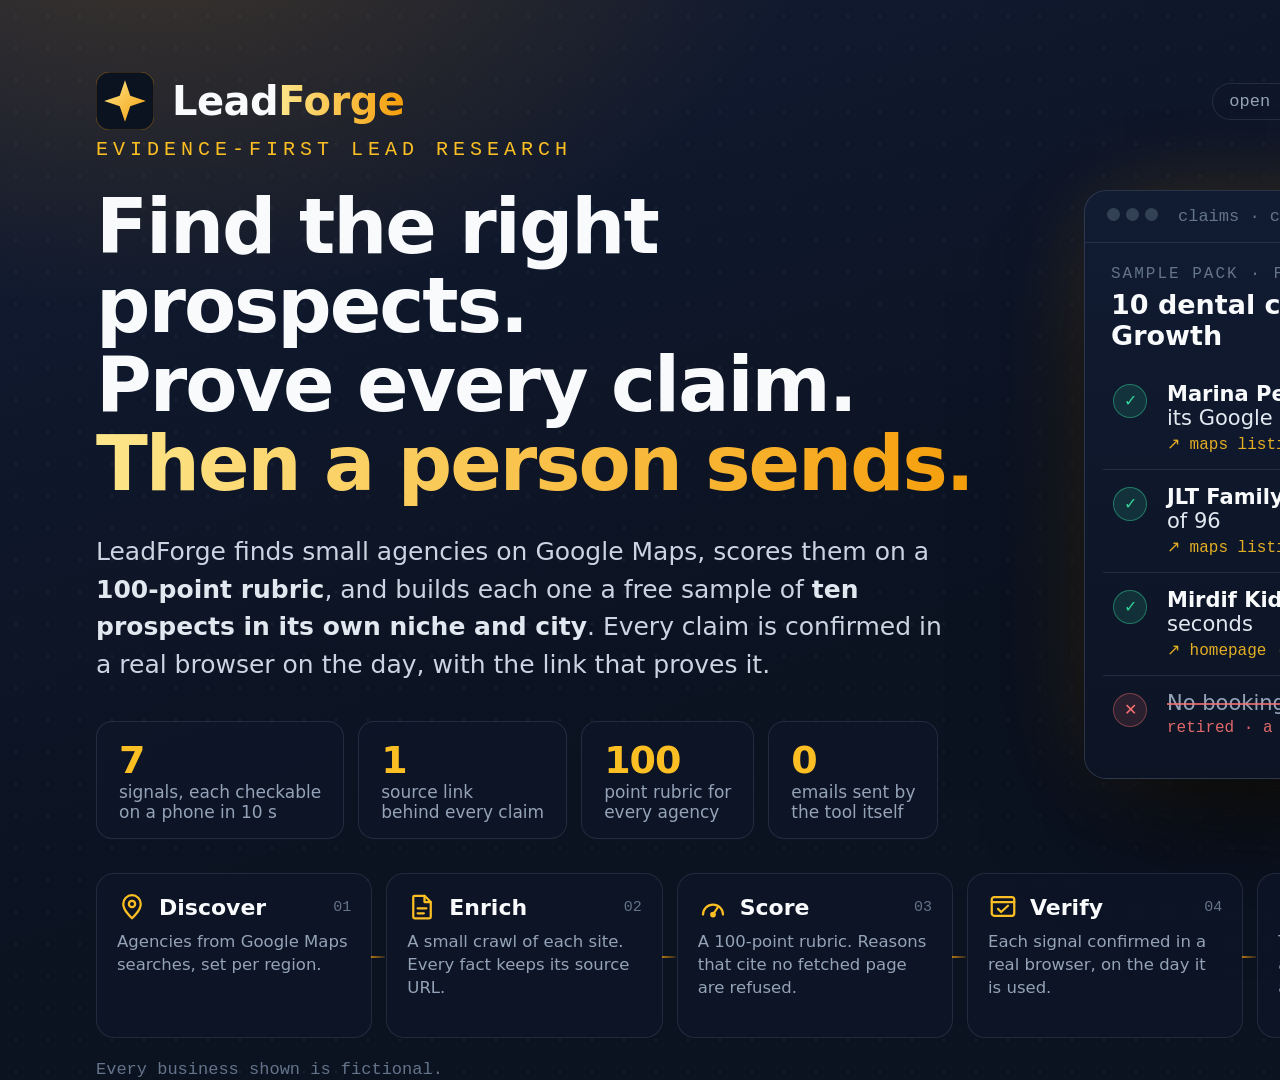
<file: docs/assets/brand/poster.html>
<!doctype html>
<html lang="en">
<head>
<meta charset="utf-8">
<title>LeadForge poster</title>
<!-- The source of leadforge-poster.png. Every business on it is the fictional example from examples/. -->
<style>
  :root {
    --navy: #0b1220; --navy-2: #121c34; --panel: #0f172a; --line: rgba(148, 163, 184, .16);
    --text: #cbd5e1; --soft: #e2e8f0; --head: #f8fafc; --muted: #94a3b8; --dim: #64748b;
    --amber: #f59e0b; --amber-2: #fbbf24; --amber-3: #fde68a; --green: #34d399; --red: #f87171;
    --sans: 'Segoe UI Variable Display', 'Segoe UI', system-ui, sans-serif;
    --mono: 'Cascadia Mono', Consolas, ui-monospace, monospace;
  }
  * { box-sizing: border-box; margin: 0; padding: 0; }
  html, body { width: 1920px; height: 1080px; overflow: hidden; }
  body {
    font-family: var(--sans); color: var(--text); position: relative;
    background:
      radial-gradient(1100px 700px at 8% -10%, rgba(245, 158, 11, .20), transparent 60%),
      radial-gradient(900px 600px at 105% 110%, rgba(245, 158, 11, .10), transparent 60%),
      linear-gradient(160deg, var(--navy-2), var(--navy) 55%);
  }
  body::before {
    content: ""; position: absolute; inset: 0;
    background-image: radial-gradient(rgba(255, 255, 255, .055) 1.4px, transparent 1.6px);
    background-size: 32px 32px;
  }
  .page { position: relative; height: 100%; padding: 72px 96px 64px; display: grid;
          grid-template-columns: minmax(0, 1fr) 740px; grid-template-rows: auto 1fr auto; column-gap: 80px; }
  .bottom { grid-column: 1 / -1; }

  /* Brand */
  .brand { grid-column: 1 / -1; display: flex; align-items: center; gap: 18px; }
  .brand svg { width: 58px; height: 58px; }
  .brand .name { font-size: 40px; font-weight: 700; letter-spacing: -.5px; color: var(--head); }
  .brand .name span { background: linear-gradient(90deg, var(--amber-3), var(--amber)); -webkit-background-clip: text; color: transparent; }
  .brand .tag { margin-left: auto; display: flex; gap: 10px; }
  .chip { font-family: var(--mono); font-size: 17px; color: var(--muted); border: 1px solid var(--line);
          border-radius: 999px; padding: 8px 16px; background: rgba(15, 23, 42, .55); }

  /* Story */
  .story { align-self: center; padding-top: 8px; }
  .kicker { font-family: var(--mono); font-size: 20px; letter-spacing: 5px; color: var(--amber-2); margin-bottom: 26px; }
  h1 { font-size: 76px; line-height: 1.04; letter-spacing: -2px; color: var(--head); font-weight: 700; }
  h1 em { font-style: normal; background: linear-gradient(90deg, var(--amber-3), var(--amber));
          -webkit-background-clip: text; color: transparent; }
  .lede { margin-top: 30px; font-size: 25px; line-height: 1.5; color: var(--text); max-width: 860px; }
  .lede b { color: var(--soft); font-weight: 600; }
  .facts { margin-top: 38px; display: flex; gap: 14px; }
  .fact { border: 1px solid var(--line); border-radius: 16px; padding: 16px 22px; background: rgba(15, 23, 42, .6); min-width: 168px; }
  .fact b { display: block; font-size: 38px; color: var(--amber-2); font-weight: 700; letter-spacing: -1px; }
  .fact span { font-size: 17px; color: var(--muted); }

  /* The claim sheet */
  .proof { align-self: center; position: relative; }
  .sheet { background: linear-gradient(180deg, #111b32, #0c1424); border: 1px solid rgba(148, 163, 184, .22); border-radius: 22px;
           overflow: hidden; font-family: var(--mono);
           box-shadow: 0 60px 120px -40px rgba(0, 0, 0, .95), 0 0 100px -30px rgba(245, 158, 11, .32); }
  .bar { display: flex; align-items: center; gap: 14px; padding: 16px 22px; border-bottom: 1px solid var(--line);
         color: var(--dim); font-size: 17px; }
  .bar i { width: 13px; height: 13px; border-radius: 50%; background: #334155; display: inline-block; margin-right: 6px; }
  .bar .live { margin-left: auto; color: var(--green); }
  .bar .live::before { content: "●"; margin-right: 8px; }
  .head { padding: 22px 26px 8px; }
  .head small { display: block; color: var(--dim); font-size: 16px; letter-spacing: 2px; }
  .head strong { display: block; margin-top: 6px; font-family: var(--sans); font-size: 27px; color: var(--head); font-weight: 600; }
  .rows { padding: 8px 18px 26px; }
  .row { display: grid; grid-template-columns: 40px 1fr; gap: 14px; padding: 15px 10px; border-top: 1px solid var(--line); }
  .row:first-child { border-top: 0; }
  .mark { width: 34px; height: 34px; border-radius: 50%; display: grid; place-items: center; margin-top: 2px; }
  .ok .mark { background: rgba(52, 211, 153, .14); color: var(--green); border: 1px solid rgba(52, 211, 153, .45); }
  .no .mark { background: rgba(248, 113, 113, .12); color: var(--red); border: 1px solid rgba(248, 113, 113, .4); }
  .claim { font-family: var(--sans); font-size: 21px; color: var(--soft); }
  .claim b { font-weight: 600; color: var(--head); }
  .src { margin-top: 4px; font-size: 16px; color: var(--amber-2); opacity: .9; }
  .no .claim { color: var(--muted); text-decoration: line-through; text-decoration-color: rgba(248, 113, 113, .8); }
  .no .src { color: var(--red); opacity: .9; }
  .note { padding: 14px 26px 20px; border-top: 1px solid var(--line); color: var(--dim); font-size: 16px; }
  .draft { position: absolute; right: -56px; bottom: -62px; width: 330px; background: #0d1527; border: 1px solid rgba(245, 158, 11, .45);
           border-radius: 18px; padding: 18px 22px; font-family: var(--mono); box-shadow: 0 30px 60px -20px rgba(0, 0, 0, .9); }
  .draft small { color: var(--amber-2); font-size: 15px; letter-spacing: 2px; }
  .draft p { margin-top: 8px; color: var(--soft); font-family: var(--sans); font-size: 19px; }
  .draft .state { margin-top: 10px; display: inline-block; font-size: 15px; color: var(--navy); background: var(--amber-2);
                  border-radius: 999px; padding: 4px 12px; font-weight: 700; }

  /* Pipeline */
  .flow { margin-top: 34px; display: grid; grid-template-columns: repeat(6, 1fr); gap: 14px; position: relative; }
  .step { position: relative; border: 1px solid var(--line); border-radius: 18px; padding: 18px 20px 18px; background: rgba(13, 21, 39, .78); }
  .step:not(:last-child)::after { content: ""; position: absolute; right: -14px; top: 50%; width: 14px; height: 2px;
                                  background: linear-gradient(90deg, rgba(245, 158, 11, .7), rgba(245, 158, 11, .15)); }
  .step header { display: flex; align-items: center; gap: 12px; }
  .step svg { width: 30px; height: 30px; flex: none; stroke: var(--amber-2); fill: none; stroke-width: 1.8; stroke-linecap: round; stroke-linejoin: round; }
  .step .n { font-family: var(--mono); font-size: 15px; color: var(--dim); margin-left: auto; }
  .step h3 { font-size: 22px; color: var(--head); font-weight: 600; }
  .step p { margin-top: 8px; font-size: 16.5px; line-height: 1.4; color: var(--muted); }
  .step.last { border-color: rgba(245, 158, 11, .45); background: rgba(245, 158, 11, .07); }
  .foot { grid-column: 1 / -1; margin-top: 22px; display: flex; align-items: center; gap: 12px; font-family: var(--mono); font-size: 17px; color: var(--dim); }
  .foot .url { margin-left: auto; color: var(--muted); }
  .foot .url b { color: var(--amber-2); font-weight: 400; }
</style>
</head>
<body>
<div class="page">
  <div class="brand">
    <svg viewBox="0 0 64 64" aria-hidden="true">
      <defs><linearGradient id="ink" x1="0" y1="0" x2="1" y2="1"><stop offset="0" stop-color="#fde68a"/><stop offset="1" stop-color="#f59e0b"/></linearGradient></defs>
      <rect width="64" height="64" rx="15" fill="#0b1220" stroke="rgba(245,158,11,.35)"/>
      <path d="M32 9 L37.8 26.2 L55 32 L37.8 37.8 L32 55 L26.2 37.8 L9 32 L26.2 26.2 Z" fill="url(#ink)"/>
    </svg>
    <div class="name">Lead<span>Forge</span></div>
    <div class="tag"><span class="chip">open source</span><span class="chip">Python · Playwright · SQLite</span><span class="chip">109 tests</span></div>
  </div>

  <section class="story">
    <p class="kicker">EVIDENCE-FIRST LEAD RESEARCH</p>
    <h1>Find the right prospects.<br>Prove every claim.<br><em>Then a person sends.</em></h1>
    <p class="lede">LeadForge finds small agencies on Google Maps, scores them on a <b>100-point rubric</b>, and builds each one a free sample of
      <b>ten prospects in its own niche and city</b>. Every claim is confirmed in a real browser on the day, with the link that proves it.</p>
    <div class="facts">
      <div class="fact"><b>7</b><span>signals, each checkable<br>on a phone in 10 s</span></div>
      <div class="fact"><b>1</b><span>source link<br>behind every claim</span></div>
      <div class="fact"><b>100</b><span>point rubric for<br>every agency</span></div>
      <div class="fact"><b>0</b><span>emails sent by<br>the tool itself</span></div>
    </div>
  </section>

  <aside class="proof">
    <div class="sheet">
      <div class="bar"><span><i></i><i></i><i></i></span><span>claims · checked in a browser today</span><span class="live">verified</span></div>
      <div class="head"><small>SAMPLE PACK · FICTIONAL EXAMPLE</small><strong>10 dental clinics in Dubai for Northlight Growth</strong></div>
      <div class="rows">
        <div class="row ok"><div class="mark">✓</div><div><p class="claim"><b>Marina Pearl Dental Studio</b> · 212 reviews, no website on its Google listing</p><p class="src">↗ maps listing · open to check</p></div></div>
        <div class="row ok"><div class="mark">✓</div><div><p class="claim"><b>JLT Family Dentistry</b> · 31 reviews against a local median of 96</p><p class="src">↗ maps listing · median of 58 clinics</p></div></div>
        <div class="row ok"><div class="mark">✓</div><div><p class="claim"><b>Mirdif Kids Dental</b> · no Google tag or Meta Pixel after 8 seconds</p><p class="src">↗ homepage · rendered in a browser</p></div></div>
        <div class="row no"><div class="mark">✕</div><div><p class="claim">No booking system on its site</p><p class="src">retired · a page scan cannot prove it</p></div></div>
      </div>
    </div>
    <div class="draft"><small>EMAIL 1 · DRAFT</small><p>Lines written from verified signals, linted against the house rules.</p><span class="state">a person sends it</span></div>
  </aside>

  <div class="bottom">
    <div class="flow">
      <div class="step"><header><svg viewBox="0 0 24 24"><path d="M12 21s-7-6.2-7-11.5a7 7 0 0 1 14 0C19 14.8 12 21 12 21z"/><circle cx="12" cy="9.5" r="2.5"/></svg><h3>Discover</h3><span class="n">01</span></header><p>Agencies from Google Maps searches, set per region.</p></div>
      <div class="step"><header><svg viewBox="0 0 24 24"><path d="M14 3H6a1 1 0 0 0-1 1v16a1 1 0 0 0 1 1h12a1 1 0 0 0 1-1V8z"/><path d="M14 3v5h5M8.5 13h7M8.5 17h5"/></svg><h3>Enrich</h3><span class="n">02</span></header><p>A small crawl of each site. Every fact keeps its source URL.</p></div>
      <div class="step"><header><svg viewBox="0 0 24 24"><path d="M4 18a8 8 0 1 1 16 0"/><path d="M12 18l4-6"/><circle cx="12" cy="18" r="1.4"/></svg><h3>Score</h3><span class="n">03</span></header><p>A 100-point rubric. Reasons that cite no fetched page are refused.</p></div>
      <div class="step"><header><svg viewBox="0 0 24 24"><rect x="3" y="4" width="18" height="15" rx="2"/><path d="M3 8h18M8 13.5l2.5 2.5L16 11"/></svg><h3>Verify</h3><span class="n">04</span></header><p>Each signal confirmed in a real browser, on the day it is used.</p></div>
      <div class="step"><header><svg viewBox="0 0 24 24"><path d="M12 3l9 5-9 5-9-5z"/><path d="M3 13l9 5 9-5"/></svg><h3>Pack</h3><span class="n">05</span></header><p>Ten prospects in the agency's niche and city, as a free sample.</p></div>
      <div class="step last"><header><svg viewBox="0 0 24 24"><rect x="3" y="5" width="18" height="14" rx="2"/><path d="M3.5 6.5 12 13l8.5-6.5"/></svg><h3>Draft &amp; track</h3><span class="n">06</span></header><p>Emails drafted, never sent. Daily caps and follow-ups tracked.</p></div>
    </div>
    <div class="foot"><span>Every business shown is fictional.</span><span class="url"><b>github.com/</b>TaimourKhan2132/Lead-Forge</span></div>
  </div>
</div>
</body>
</html>
</file>
